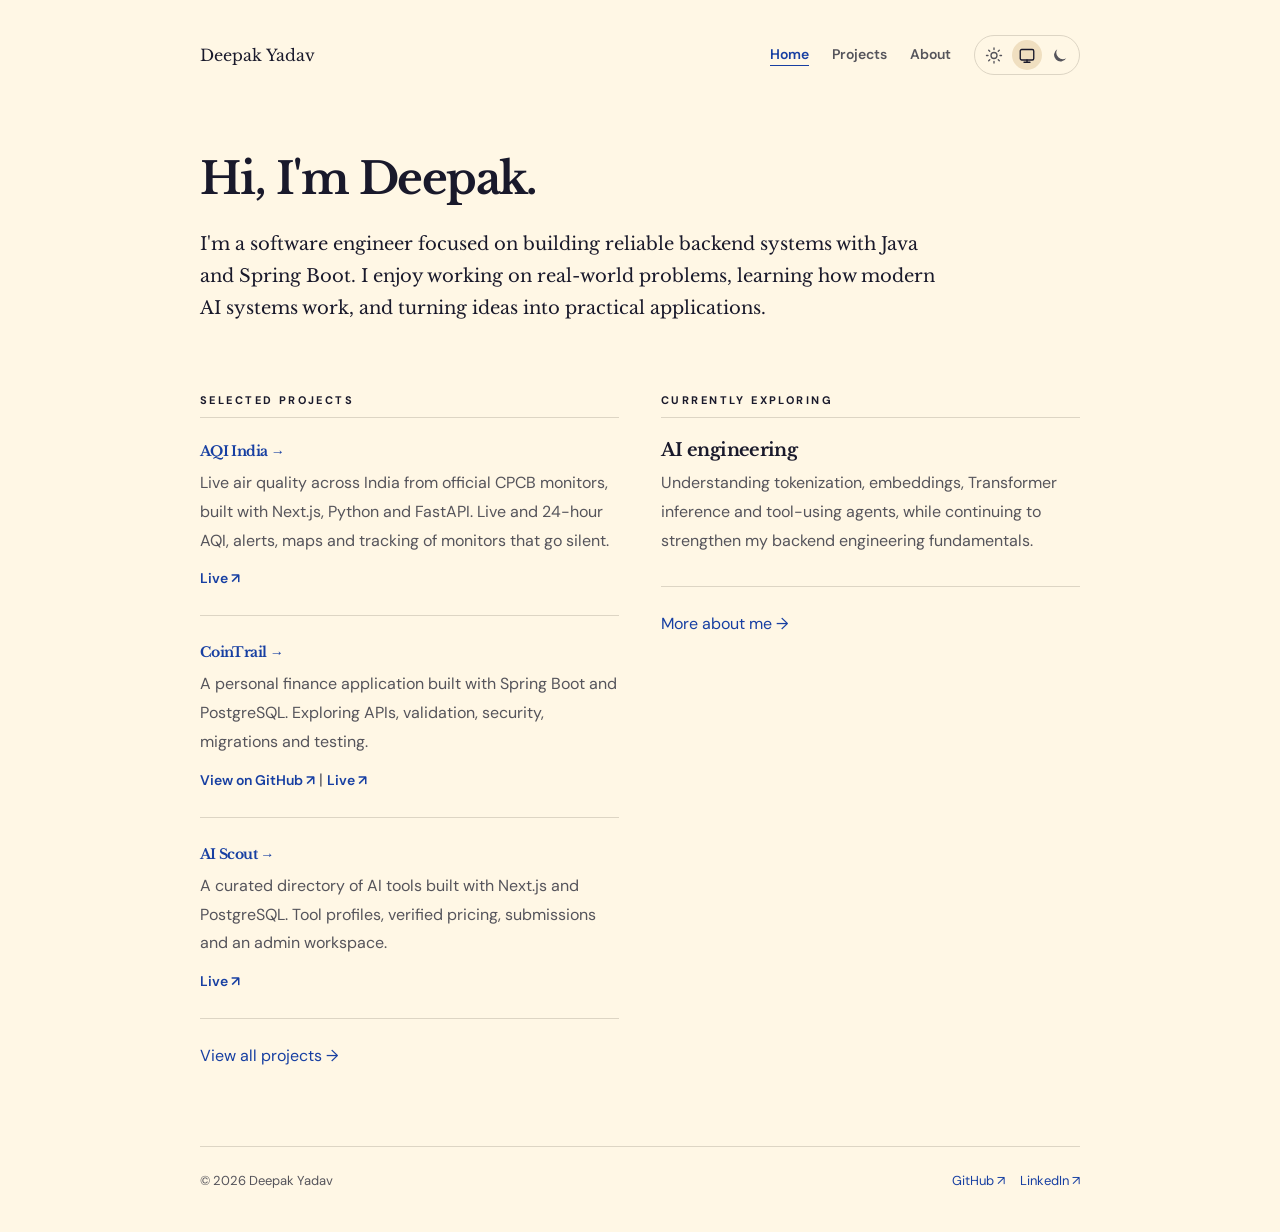
<file: index.html>
<!doctype html><html lang="en"><head><meta charset="utf-8"><meta name="viewport" content="width=device-width,initial-scale=1"><meta name="description" content="Deepak Yadav — software engineer focused on backend systems and AI engineering."><meta name="theme-color" content="#FFF7E5"><link rel="canonical" href="https://dydv.in/"><title>Deepak Yadav</title><script>(function(){try{var c=localStorage.getItem('dydv-theme')||'system';document.documentElement.dataset.theme=c==='system'?(matchMedia('(prefers-color-scheme: dark)').matches?'dark':'light'):c}catch(e){document.documentElement.dataset.theme=matchMedia('(prefers-color-scheme: dark)').matches?'dark':'light'}})();</script><link rel="stylesheet" href="/style.css?v=8"><script defer src="/theme.js?v=3"></script><link rel="icon" type="image/svg+xml" href="/favicon.svg"></head><body><div class="shell"><header class="topbar"><a class="brand" href="/">Deepak Yadav</a><nav class="nav" aria-label="Main navigation"><a href="/" aria-current="page">Home</a><a href="/projects/" >Projects</a><a href="/about/" >About</a><div class="theme-switch" role="group" aria-label="Color theme"><button type="button" data-theme-choice="light" aria-label="Light theme" aria-pressed="false" title="Light theme"><svg aria-hidden="true" width="19" height="19" viewBox="0 0 24 24" fill="none" stroke="currentColor" stroke-width="1.8" stroke-linecap="round" stroke-linejoin="round"><circle cx="12" cy="12" r="4"/><path d="M12 2v2M12 20v2M4.93 4.93l1.42 1.42m11.3 11.3 1.42 1.42M2 12h2m16 0h2M4.93 19.07l1.42-1.42m11.3-11.3 1.42-1.42"/></svg></button><button type="button" data-theme-choice="system" aria-label="System theme (follows device appearance)" aria-pressed="false" title="System: follow device appearance"><svg aria-hidden="true" width="19" height="19" viewBox="0 0 24 24" fill="none" stroke="currentColor" stroke-width="1.8" stroke-linecap="round" stroke-linejoin="round"><rect x="3" y="4" width="18" height="14" rx="2"/><path d="M8 21h8M12 18v3"/></svg></button><button type="button" data-theme-choice="dark" aria-label="Dark theme" aria-pressed="false" title="Dark theme"><svg aria-hidden="true" width="19" height="19" viewBox="0 0 24 24" fill="currentColor"><path d="M20.3 15.6A8.7 8.7 0 0 1 8.4 3.7 8.7 8.7 0 1 0 20.3 15.6Z"/></svg></button></div></nav></header><main><h1>Hi, I'm Deepak.</h1><p class="intro">I'm a software engineer focused on building reliable backend systems with Java and Spring Boot. I enjoy working on real-world problems, learning how modern AI systems work, and turning ideas into practical applications.</p><div class="two-col"><section><div class="eyebrow">Selected projects</div><div class="entry"><h3><a href="/projects/">AQI India →</a></h3><p>Live air quality across India from official CPCB monitors, built with Next.js, Python and FastAPI. Live and 24-hour AQI, alerts, maps and tracking of monitors that go silent.</p><a href="https://aqind.in/" target="_blank" rel="noopener noreferrer">Live ↗</a></div><div class="entry"><h3><a href="/projects/">CoinTrail →</a></h3><p>A personal finance application built with Spring Boot and PostgreSQL. Exploring APIs, validation, security, migrations and testing.</p><a href="https://github.com/deepakydv25/cointrail" target="_blank" rel="noopener noreferrer">View on GitHub ↗</a> <span aria-hidden="true">|</span> <a href="https://cointrail-dy.vercel.app/" target="_blank" rel="noopener noreferrer">Live ↗</a></div><div class="entry"><h3><a href="/projects/">AI Scout →</a></h3><p>A curated directory of AI tools built with Next.js and PostgreSQL. Tool profiles, verified pricing, submissions and an admin workspace.</p><a href="https://aiscout-tools.vercel.app/" target="_blank" rel="noopener noreferrer">Live ↗</a></div><a href="/projects/">View all projects →</a></section><section><div class="eyebrow">Currently exploring</div><div class="entry"><h3>AI engineering</h3><p>Understanding tokenization, embeddings, Transformer inference and tool-using agents, while continuing to strengthen my backend engineering fundamentals.</p></div><a href="/about/">More about me →</a></section></div></main><footer class="footer"><span>© 2026 Deepak Yadav</span><div><a href="https://github.com/deepakydv25" target="_blank" rel="noopener noreferrer">GitHub ↗</a><a href="https://www.linkedin.com/in/deepak-yadav-69774518b/" target="_blank" rel="noopener noreferrer">LinkedIn ↗</a></div></footer></div></body></html>
</file>
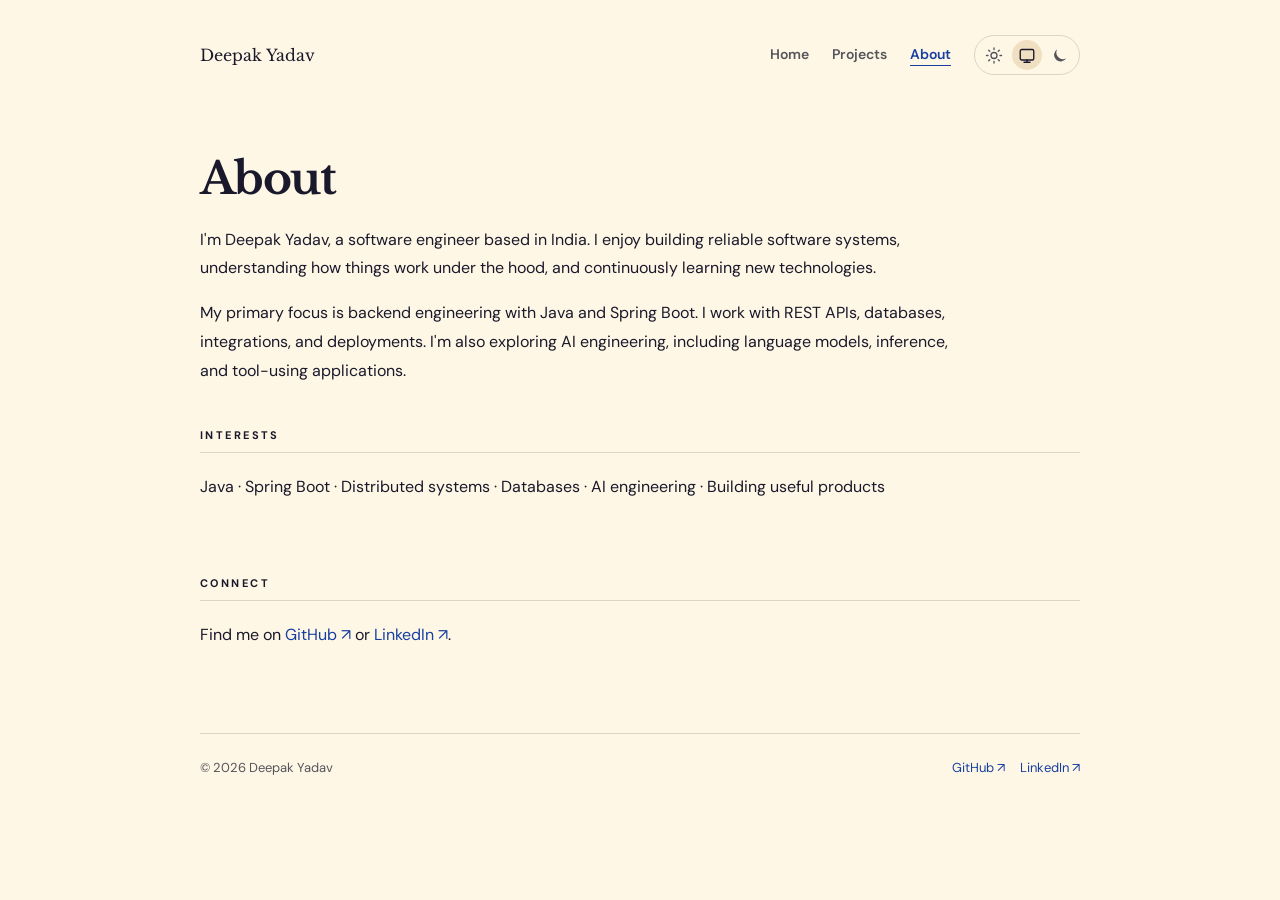
<file: about/index.html>
<!doctype html><html lang="en"><head><meta charset="utf-8"><meta name="viewport" content="width=device-width,initial-scale=1"><meta name="description" content="About Deepak Yadav, backend engineer exploring AI engineering."><meta name="theme-color" content="#FFF7E5"><link rel="canonical" href="https://dydv.in/about/"><title>About | Deepak Yadav</title><script>(function(){try{var c=localStorage.getItem('dydv-theme')||'system';document.documentElement.dataset.theme=c==='system'?(matchMedia('(prefers-color-scheme: dark)').matches?'dark':'light'):c}catch(e){document.documentElement.dataset.theme=matchMedia('(prefers-color-scheme: dark)').matches?'dark':'light'}})();</script><link rel="stylesheet" href="/style.css?v=8"><script defer src="/theme.js?v=3"></script><link rel="icon" type="image/svg+xml" href="/favicon.svg"></head><body><div class="shell"><header class="topbar"><a class="brand" href="/">Deepak Yadav</a><nav class="nav" aria-label="Main navigation"><a href="/" >Home</a><a href="/projects/" >Projects</a><a href="/about/" aria-current="page">About</a><div class="theme-switch" role="group" aria-label="Color theme"><button type="button" data-theme-choice="light" aria-label="Light theme" aria-pressed="false" title="Light theme"><svg aria-hidden="true" width="19" height="19" viewBox="0 0 24 24" fill="none" stroke="currentColor" stroke-width="1.8" stroke-linecap="round" stroke-linejoin="round"><circle cx="12" cy="12" r="4"/><path d="M12 2v2M12 20v2M4.93 4.93l1.42 1.42m11.3 11.3 1.42 1.42M2 12h2m16 0h2M4.93 19.07l1.42-1.42m11.3-11.3 1.42-1.42"/></svg></button><button type="button" data-theme-choice="system" aria-label="System theme (follows device appearance)" aria-pressed="false" title="System: follow device appearance"><svg aria-hidden="true" width="19" height="19" viewBox="0 0 24 24" fill="none" stroke="currentColor" stroke-width="1.8" stroke-linecap="round" stroke-linejoin="round"><rect x="3" y="4" width="18" height="14" rx="2"/><path d="M8 21h8M12 18v3"/></svg></button><button type="button" data-theme-choice="dark" aria-label="Dark theme" aria-pressed="false" title="Dark theme"><svg aria-hidden="true" width="19" height="19" viewBox="0 0 24 24" fill="currentColor"><path d="M20.3 15.6A8.7 8.7 0 0 1 8.4 3.7 8.7 8.7 0 1 0 20.3 15.6Z"/></svg></button></div></nav></header><main class="about"><h1>About</h1><p>I'm Deepak Yadav, a software engineer based in India. I enjoy building reliable software systems, understanding how things work under the hood, and continuously learning new technologies.</p><p>My primary focus is backend engineering with Java and Spring Boot. I work with REST APIs, databases, integrations, and deployments. I'm also exploring AI engineering, including language models, inference, and tool-using applications.</p><section class="section"><div class="eyebrow">Interests</div><p>Java · Spring Boot · Distributed systems · Databases · AI engineering · Building useful products</p></section><section class="section"><div class="eyebrow">Connect</div><p>Find me on <a href="https://github.com/deepakydv25" target="_blank" rel="noopener noreferrer">GitHub ↗</a> or <a href="https://www.linkedin.com/in/deepak-yadav-69774518b/" target="_blank" rel="noopener noreferrer">LinkedIn ↗</a>.</p></section></main><footer class="footer"><span>© 2026 Deepak Yadav</span><div><a href="https://github.com/deepakydv25" target="_blank" rel="noopener noreferrer">GitHub ↗</a><a href="https://www.linkedin.com/in/deepak-yadav-69774518b/" target="_blank" rel="noopener noreferrer">LinkedIn ↗</a></div></footer></div></body></html>
</file>
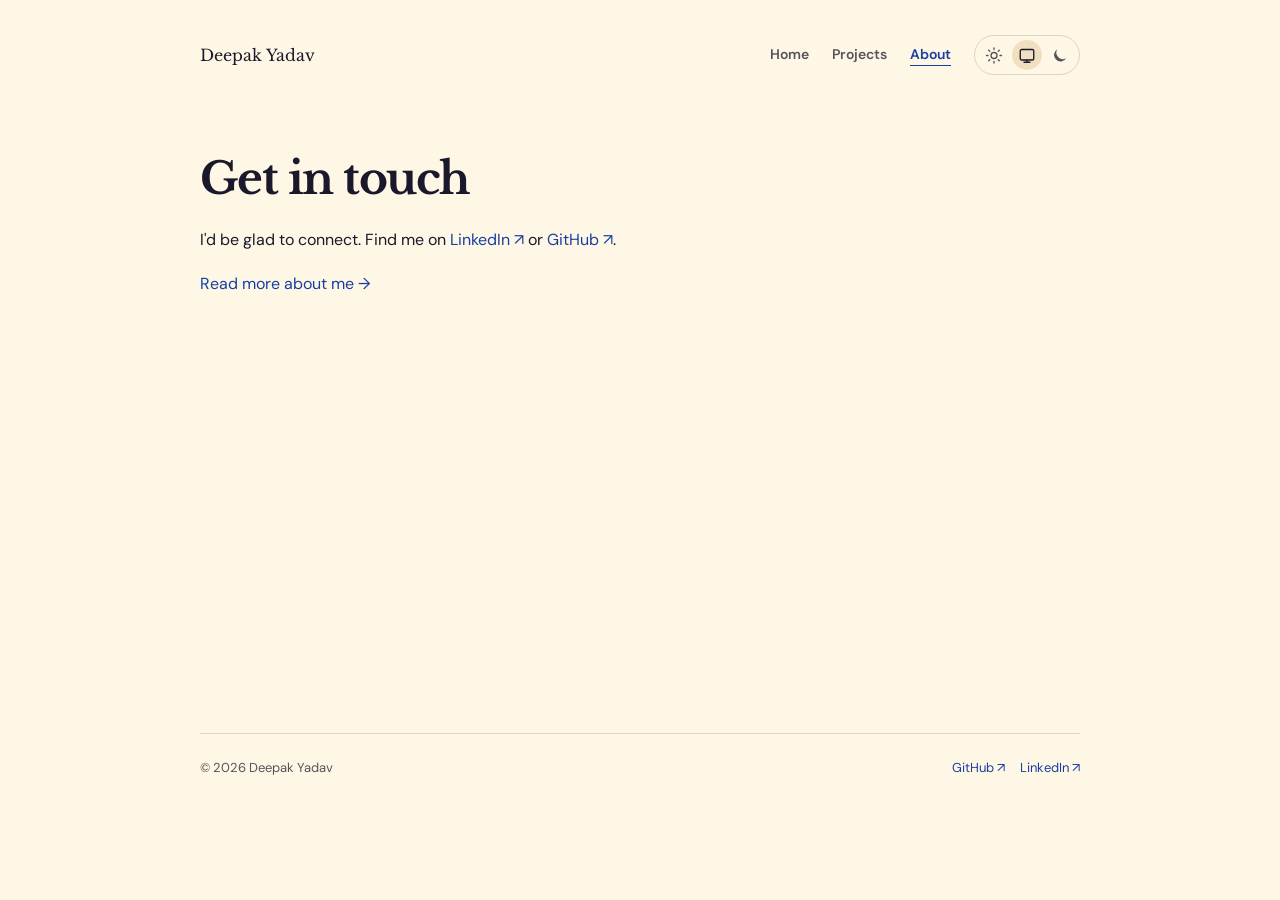
<file: contact/index.html>
<!doctype html><html lang="en"><head><meta charset="utf-8"><meta name="viewport" content="width=device-width,initial-scale=1"><meta name="description" content="Connect with Deepak Yadav."><meta name="theme-color" content="#FFF7E5"><link rel="canonical" href="https://dydv.in/contact/"><title>Contact | Deepak Yadav</title><script>(function(){try{var c=localStorage.getItem('dydv-theme')||'system';document.documentElement.dataset.theme=c==='system'?(matchMedia('(prefers-color-scheme: dark)').matches?'dark':'light'):c}catch(e){document.documentElement.dataset.theme=matchMedia('(prefers-color-scheme: dark)').matches?'dark':'light'}})();</script><link rel="stylesheet" href="/style.css?v=8"><script defer src="/theme.js?v=3"></script><link rel="icon" type="image/svg+xml" href="/favicon.svg"></head><body><div class="shell"><header class="topbar"><a class="brand" href="/">Deepak Yadav</a><nav class="nav" aria-label="Main navigation"><a href="/" >Home</a><a href="/projects/" >Projects</a><a href="/about/" aria-current="page">About</a><div class="theme-switch" role="group" aria-label="Color theme"><button type="button" data-theme-choice="light" aria-label="Light theme" aria-pressed="false" title="Light theme"><svg aria-hidden="true" width="19" height="19" viewBox="0 0 24 24" fill="none" stroke="currentColor" stroke-width="1.8" stroke-linecap="round" stroke-linejoin="round"><circle cx="12" cy="12" r="4"/><path d="M12 2v2M12 20v2M4.93 4.93l1.42 1.42m11.3 11.3 1.42 1.42M2 12h2m16 0h2M4.93 19.07l1.42-1.42m11.3-11.3 1.42-1.42"/></svg></button><button type="button" data-theme-choice="system" aria-label="System theme (follows device appearance)" aria-pressed="false" title="System: follow device appearance"><svg aria-hidden="true" width="19" height="19" viewBox="0 0 24 24" fill="none" stroke="currentColor" stroke-width="1.8" stroke-linecap="round" stroke-linejoin="round"><rect x="3" y="4" width="18" height="14" rx="2"/><path d="M8 21h8M12 18v3"/></svg></button><button type="button" data-theme-choice="dark" aria-label="Dark theme" aria-pressed="false" title="Dark theme"><svg aria-hidden="true" width="19" height="19" viewBox="0 0 24 24" fill="currentColor"><path d="M20.3 15.6A8.7 8.7 0 0 1 8.4 3.7 8.7 8.7 0 1 0 20.3 15.6Z"/></svg></button></div></nav></header><main><h1>Get in touch</h1><p>I'd be glad to connect. Find me on <a href="https://www.linkedin.com/in/deepak-yadav-69774518b/">LinkedIn ↗</a> or <a href="https://github.com/deepakydv25">GitHub ↗</a>.</p><p><a href="/about/">Read more about me →</a></p></main><footer class="footer"><span>© 2026 Deepak Yadav</span><div><a href="https://github.com/deepakydv25" target="_blank" rel="noopener noreferrer">GitHub ↗</a><a href="https://www.linkedin.com/in/deepak-yadav-69774518b/" target="_blank" rel="noopener noreferrer">LinkedIn ↗</a></div></footer></div></body></html>
</file>
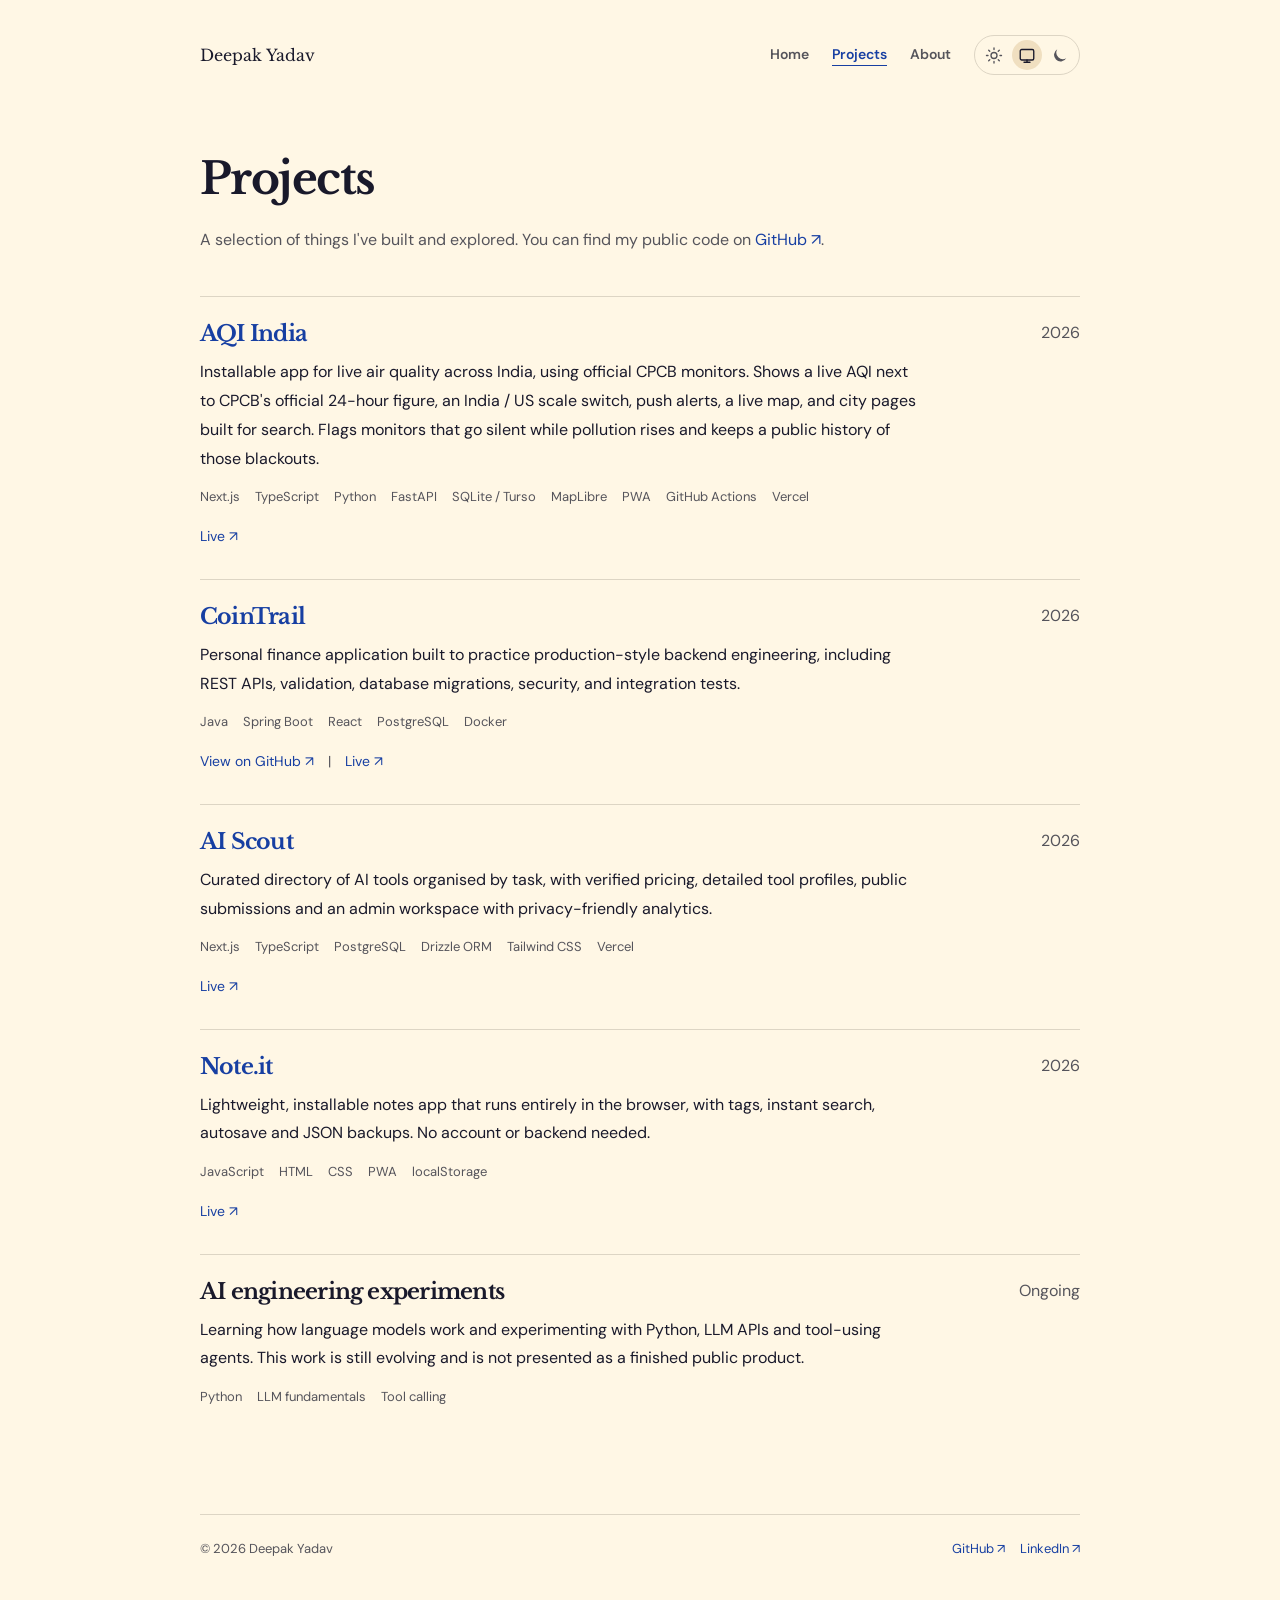
<file: projects/index.html>
<!doctype html><html lang="en"><head><meta charset="utf-8"><meta name="viewport" content="width=device-width,initial-scale=1"><meta name="description" content="Software projects and engineering experiments by Deepak Yadav."><meta name="theme-color" content="#FFF7E5"><link rel="canonical" href="https://dydv.in/projects/"><title>Projects | Deepak Yadav</title><script>(function(){try{var c=localStorage.getItem('dydv-theme')||'system';document.documentElement.dataset.theme=c==='system'?(matchMedia('(prefers-color-scheme: dark)').matches?'dark':'light'):c}catch(e){document.documentElement.dataset.theme=matchMedia('(prefers-color-scheme: dark)').matches?'dark':'light'}})();</script><link rel="stylesheet" href="/style.css?v=8"><script defer src="/theme.js?v=3"></script><link rel="icon" type="image/svg+xml" href="/favicon.svg"></head><body><div class="shell"><header class="topbar"><a class="brand" href="/">Deepak Yadav</a><nav class="nav" aria-label="Main navigation"><a href="/" >Home</a><a href="/projects/" aria-current="page">Projects</a><a href="/about/" >About</a><div class="theme-switch" role="group" aria-label="Color theme"><button type="button" data-theme-choice="light" aria-label="Light theme" aria-pressed="false" title="Light theme"><svg aria-hidden="true" width="19" height="19" viewBox="0 0 24 24" fill="none" stroke="currentColor" stroke-width="1.8" stroke-linecap="round" stroke-linejoin="round"><circle cx="12" cy="12" r="4"/><path d="M12 2v2M12 20v2M4.93 4.93l1.42 1.42m11.3 11.3 1.42 1.42M2 12h2m16 0h2M4.93 19.07l1.42-1.42m11.3-11.3 1.42-1.42"/></svg></button><button type="button" data-theme-choice="system" aria-label="System theme (follows device appearance)" aria-pressed="false" title="System: follow device appearance"><svg aria-hidden="true" width="19" height="19" viewBox="0 0 24 24" fill="none" stroke="currentColor" stroke-width="1.8" stroke-linecap="round" stroke-linejoin="round"><rect x="3" y="4" width="18" height="14" rx="2"/><path d="M8 21h8M12 18v3"/></svg></button><button type="button" data-theme-choice="dark" aria-label="Dark theme" aria-pressed="false" title="Dark theme"><svg aria-hidden="true" width="19" height="19" viewBox="0 0 24 24" fill="currentColor"><path d="M20.3 15.6A8.7 8.7 0 0 1 8.4 3.7 8.7 8.7 0 1 0 20.3 15.6Z"/></svg></button></div></nav></header><main><h1>Projects</h1><p class="page-lead">A selection of things I've built and explored. You can find my public code on <a href="https://github.com/deepakydv25">GitHub ↗</a>.</p><section class="section"><article class="project"><div class="project-header"><h2><a href="https://aqind.in/" target="_blank" rel="noopener noreferrer">AQI India</a></h2><span class="meta">2026</span></div><p>Installable app for live air quality across India, using official CPCB monitors. Shows a live AQI next to CPCB&#39;s official 24-hour figure, an India / US scale switch, push alerts, a live map, and city pages built for search. Flags monitors that go silent while pollution rises and keeps a public history of those blackouts.</p><div class="tags"><span>Next.js</span><span>TypeScript</span><span>Python</span><span>FastAPI</span><span>SQLite / Turso</span><span>MapLibre</span><span>PWA</span><span>GitHub Actions</span><span>Vercel</span></div><div class="project-links"><a href="https://aqind.in/" target="_blank" rel="noopener noreferrer">Live ↗</a></div></article><article class="project"><div class="project-header"><h2><a href="https://github.com/deepakydv25/cointrail" target="_blank" rel="noopener noreferrer">CoinTrail</a></h2><span class="meta">2026</span></div><p>Personal finance application built to practice production-style backend engineering, including REST APIs, validation, database migrations, security, and integration tests.</p><div class="tags"><span>Java</span><span>Spring Boot</span><span>React</span><span>PostgreSQL</span><span>Docker</span></div><div class="project-links"><a href="https://github.com/deepakydv25/cointrail" target="_blank" rel="noopener noreferrer">View on GitHub ↗</a><span aria-hidden="true">|</span><a href="https://cointrail-dy.vercel.app/" target="_blank" rel="noopener noreferrer">Live ↗</a></div></article><article class="project"><div class="project-header"><h2><a href="https://aiscout-tools.vercel.app/" target="_blank" rel="noopener noreferrer">AI Scout</a></h2><span class="meta">2026</span></div><p>Curated directory of AI tools organised by task, with verified pricing, detailed tool profiles, public submissions and an admin workspace with privacy-friendly analytics.</p><div class="tags"><span>Next.js</span><span>TypeScript</span><span>PostgreSQL</span><span>Drizzle ORM</span><span>Tailwind CSS</span><span>Vercel</span></div><div class="project-links"><a href="https://aiscout-tools.vercel.app/" target="_blank" rel="noopener noreferrer">Live ↗</a></div></article><article class="project"><div class="project-header"><h2><a href="https://note-it-dy.vercel.app/" target="_blank" rel="noopener noreferrer">Note.it</a></h2><span class="meta">2026</span></div><p>Lightweight, installable notes app that runs entirely in the browser, with tags, instant search, autosave and JSON backups. No account or backend needed.</p><div class="tags"><span>JavaScript</span><span>HTML</span><span>CSS</span><span>PWA</span><span>localStorage</span></div><div class="project-links"><a href="https://note-it-dy.vercel.app/" target="_blank" rel="noopener noreferrer">Live ↗</a></div></article><article class="project"><div class="project-header"><h2>AI engineering experiments</h2><span class="meta">Ongoing</span></div><p>Learning how language models work and experimenting with Python, LLM APIs and tool-using agents. This work is still evolving and is not presented as a finished public product.</p><div class="tags"><span>Python</span><span>LLM fundamentals</span><span>Tool calling</span></div></article></section></main><footer class="footer"><span>© 2026 Deepak Yadav</span><div><a href="https://github.com/deepakydv25" target="_blank" rel="noopener noreferrer">GitHub ↗</a><a href="https://www.linkedin.com/in/deepak-yadav-69774518b/" target="_blank" rel="noopener noreferrer">LinkedIn ↗</a></div></footer></div></body></html>
</file>
<file: style.css>
@import url('https://fonts.googleapis.com/css2?family=DM+Sans:wght@400;500;600;700&family=Libre+Baskerville:wght@400;700&display=swap');
:root{color-scheme:light;--bg:#FFF7E5;--text:#19192B;--muted:#55545B;--link:#173FA2;--line:#DDD5C4;--chip:#F0DFC0}
:root[data-theme=dark]{color-scheme:dark;--bg:#211b16;--text:#f5ecdc;--muted:#c4b6a2;--link:#a9c3ff;--line:#504538;--chip:#5c4932}
*{box-sizing:border-box}
html{scroll-behavior:smooth}
body{margin:0;background:var(--bg);color:var(--text);font:16px/1.8 'DM Sans',system-ui,sans-serif}
a{color:var(--link);text-decoration:none}
a:hover{text-decoration:underline}
a:focus-visible,button:focus-visible{outline:2px solid var(--link);outline-offset:3px}
.shell{max-width:940px;margin:auto;padding:0 30px}
.topbar{display:flex;justify-content:space-between;align-items:center;gap:24px;padding:35px 0 18px}
.brand{font:16px 'Libre Baskerville',Georgia,serif;color:var(--text)}
.nav{display:flex;align-items:center;gap:23px}
.nav a{font-size:14px;font-weight:600;color:var(--muted)}
.nav a[aria-current=page]{color:var(--link);text-decoration:underline;text-underline-offset:6px}
.theme-switch{display:inline-flex;align-items:center;gap:3px;border:1px solid var(--line);border-radius:99px;padding:4px;background:var(--bg)}
.theme-switch button{border:0;background:transparent;color:var(--muted);width:30px;height:30px;border-radius:50%;cursor:pointer;font-size:17px;line-height:1;display:inline-flex;align-items:center;justify-content:center}
.theme-switch button svg{display:block}
.theme-switch button[aria-pressed=true]{background:var(--chip);color:var(--text)}
.theme-switch button:focus-visible{outline:2px solid var(--link);outline-offset:3px}
.theme-switch button:not([aria-pressed=true]):hover{background:var(--chip)}
.theme-switch button{-webkit-tap-highlight-color:transparent}
.theme-switch button[aria-pressed=true] svg{stroke:currentColor}
main{min-height:65vh}
h1,h2,h3{font-family:'Libre Baskerville',Georgia,serif;line-height:1.4;letter-spacing:-.035em}
h1{font-size:clamp(32px,5vw,44px);margin:55px 0 13px}
h2{font-size:22px;margin:0 0 20px}
h3{font-size:18px;margin:0 0 6px}
.intro{font:400 18px/1.8 'Libre Baskerville',Georgia,serif;max-width:740px}
.subtle,.meta{color:var(--muted)}
.two-col{display:grid;grid-template-columns:1fr 1fr;gap:42px;margin:68px 0 75px}
.eyebrow{font:700 11px 'DM Sans',sans-serif;letter-spacing:.22em;text-transform:uppercase;border-bottom:1px solid var(--line);padding-bottom:10px;margin-bottom:20px}
.entry{padding:0 0 22px;margin-bottom:23px;border-bottom:1px solid var(--line)}
.entry p{margin:4px 0 9px;color:var(--muted);font-size:16px}
.entry a{font-weight:600;font-size:14px}
.entry h3{font-weight:700}.entry h3 a{font-weight:700}
.section{margin:42px 0 75px}
.project{padding:22px 0 30px;border-top:1px solid var(--line)}
.project-header{display:flex;justify-content:space-between;gap:20px}
.project h2{margin:0;font-size:22px;font-weight:700}.project h2 a{font-weight:700}
.project p{max-width:720px;margin:8px 0 12px;font-size:16px}
.tags{font-size:13px;color:var(--muted)}
.tags span{margin-right:15px}
.project-links{display:flex;gap:14px;margin-top:15px;font-size:14px;align-items:center;flex-wrap:wrap}
.project-links span[aria-hidden],.entry span[aria-hidden]{color:var(--muted)}
.about p{max-width:760px;font-size:16px}
.footer{display:flex;justify-content:space-between;gap:18px;flex-wrap:wrap;border-top:1px solid var(--line);padding:22px 0 40px;color:var(--muted);font-size:13px}
.footer a{margin-left:15px}
.page-lead{max-width:740px;color:var(--muted)}
@media(max-width:700px){.shell{padding:0 22px}.topbar{align-items:flex-start;flex-wrap:wrap;padding-top:25px}.nav{gap:14px;flex-wrap:wrap;width:100%}.theme-switch{margin-left:auto}.two-col{grid-template-columns:1fr;gap:18px;margin:48px 0}h1{margin-top:40px}.intro{font-size:16px}body{font-size:15px}.entry p,.project p,.about p{font-size:15px}.footer a{margin-left:0;margin-right:12px}}
@media(prefers-reduced-motion:reduce){html{scroll-behavior:auto}}
</file>
